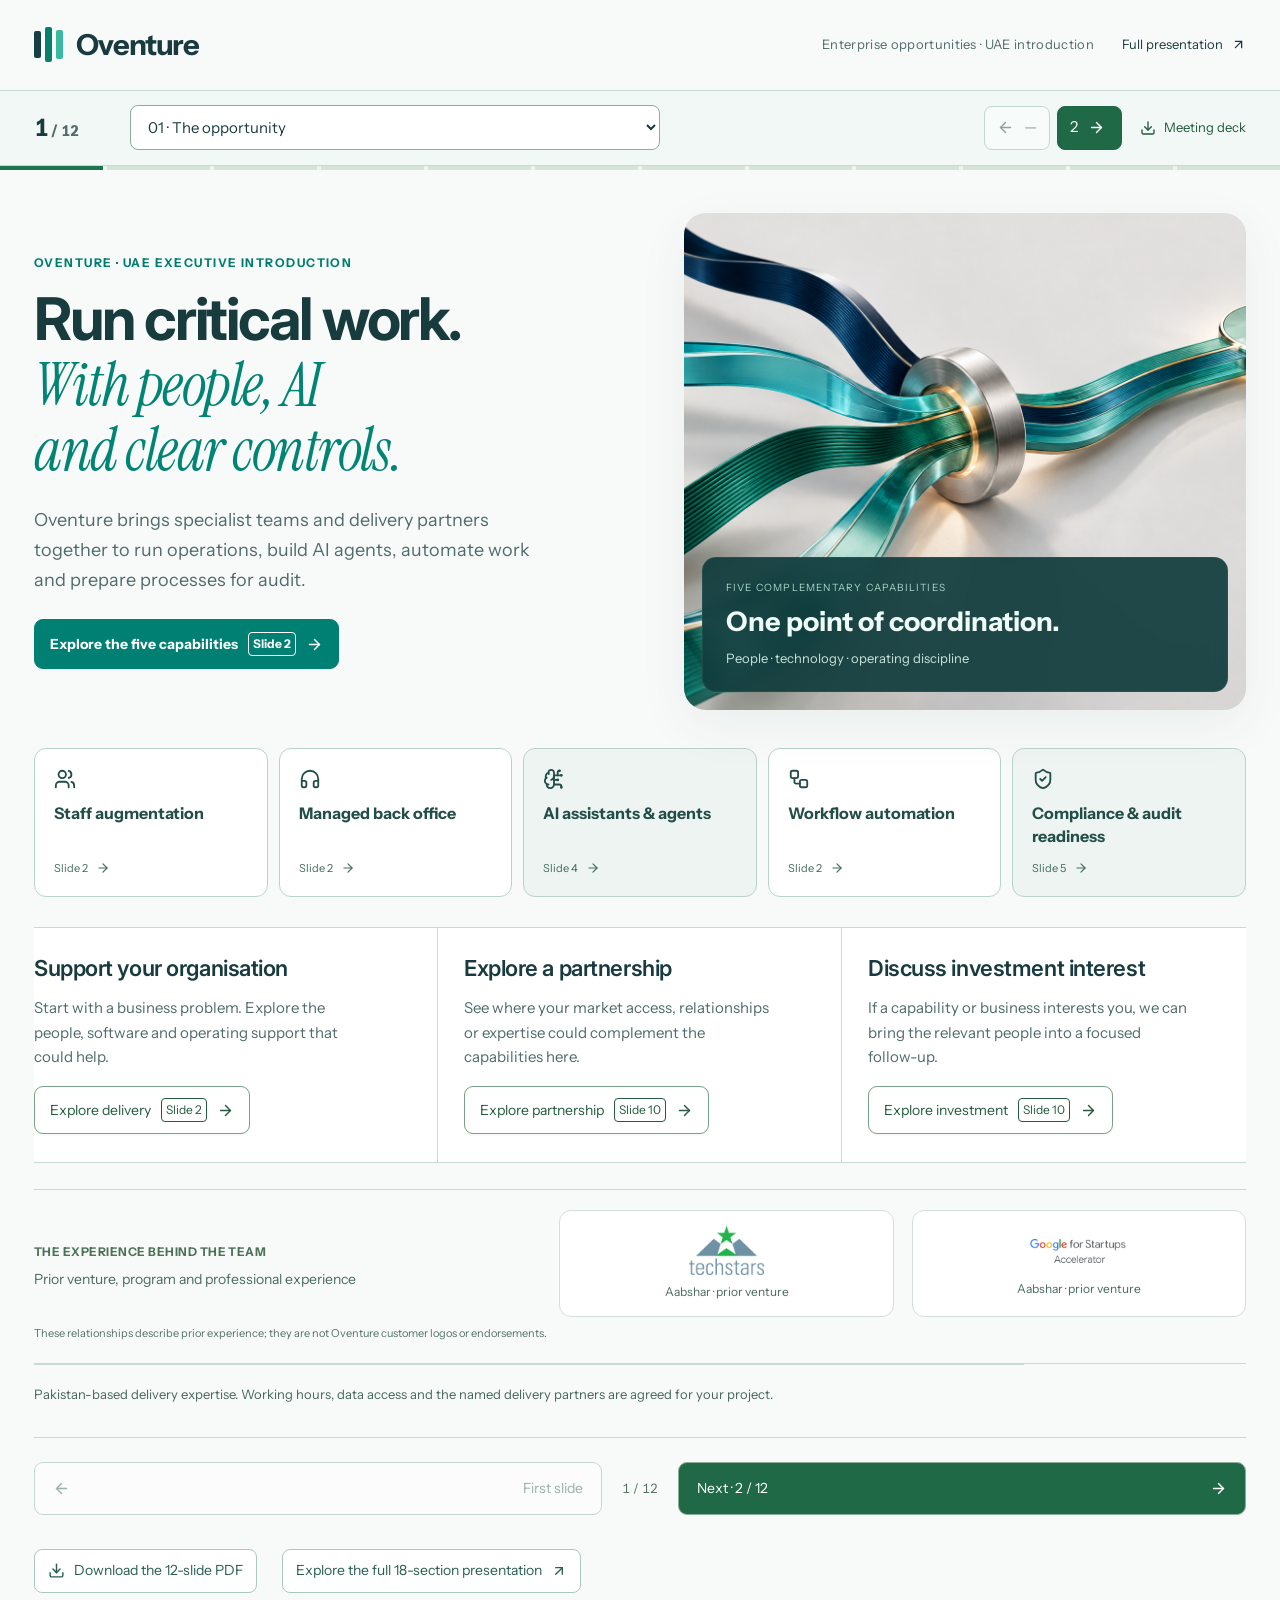
<file: enterprise/index.html>
<!DOCTYPE html><html lang="en"><head><meta charSet="utf-8"/><meta name="viewport" content="width=device-width, initial-scale=1"/><link rel="stylesheet" href="/_next/static/css/index.Dn4U62f8.css" data-rsc-css-href="/_next/static/css/index.Dn4U62f8.css" data-precedence="vite-rsc/importer-resources"/><link rel="stylesheet" href="/_next/static/css/page.BjKg9ypD.css" data-rsc-css-href="/_next/static/css/page.BjKg9ypD.css" data-precedence="vite-rsc/importer-resources"/><link rel="modulepreload" fetchPriority="low" href="/_next/static/chunks/index-BNPuOpZ6.js"/><script src="/_next/static/chunks/rolldown-runtime-QTnfLwEv.js" type="module" async=""></script><script src="/_next/static/chunks/vinext-4IDK4XAP.js" type="module" async=""></script><script src="/_next/static/chunks/framework-JGc2HF7T.js" type="module" async=""></script><link rel="modulepreload" href="/_next/static/chunks/layout-segment-context-BEb-h63f.js" crossorigin=""/><link rel="modulepreload" href="/_next/static/chunks/tooltip-B6QYj0xQ.js" crossorigin=""/><link rel="modulepreload" href="/_next/static/chunks/utils-B6L0PrIy.js" crossorigin=""/><link rel="modulepreload" href="/_next/static/chunks/motion-support-CAX1q6Fn.js" crossorigin=""/><link rel="modulepreload" href="/_next/static/chunks/enterprise-deck-CbKwmZEt.js" crossorigin=""/><link rel="modulepreload" href="/_next/static/chunks/credentials-C5LotZqG.js" crossorigin=""/><link rel="modulepreload" href="/_next/static/chunks/query-DugiHe4Q.js" crossorigin=""/><title>Oventure | Explore Enterprise Opportunities</title><meta name="description" content="Explore specialist teams, AI agents, workflow automation and SOP-driven audit readiness. Start a conversation about a client project, partnership or investment interest."/><meta property="og:title" content="Explore opportunities with Oventure"/><meta property="og:description" content="Five capabilities. Start with what interests you, then meet the right people."/><meta property="og:url" content="https://alikhursheed.github.io/oventure/enterprise"/><meta name="twitter:card" content="summary"/><meta name="twitter:title" content="Explore opportunities with Oventure"/><meta name="twitter:description" content="Five capabilities. Start with what interests you, then meet the right people."/><link rel="icon" href="/favicon.svg" type="image/svg+xml"/><script>Object.assign(((self[Symbol.for("vinext.navigationRuntime")]??={bootstrap:{routeManifest:null},functions:{}}).bootstrap.rsc??={rsc:[]}),{params:{},nav:{"pathname":"/enterprise","searchParams":[]}})</script><link rel="modulepreload" href="/_next/static/chunks/index-BNPuOpZ6.js" />
</head><body><main class="enterprise-deck"><header class="ed-header"><a href="/enterprise" class="ed-brand" aria-label="Oventure enterprise overview"><span class="ed-brand-mark" aria-hidden="true"><i></i><i></i><i></i></span>Oventure</a><span class="ed-edition">Enterprise opportunities · UAE introduction</span><a class="ed-full" href="/" target="_blank" rel="noreferrer">Full presentation <svg xmlns="http://www.w3.org/2000/svg" width="15" height="15" viewBox="0 0 24 24" fill="none" stroke="currentColor" stroke-width="2" stroke-linecap="round" stroke-linejoin="round" class="lucide lucide-arrow-up-right" aria-hidden="true"><path d="M7 7h10v10"></path><path d="M7 17 17 7"></path></svg><span class="sr-only"> in a new tab</span></a></header><nav class="ed-nav" aria-label="Executive presentation navigation"><span class="ed-count">1<small> / <!-- -->12</small></span><label class="sr-only" for="ed-directory">Explore the executive presentation</label><select id="ed-directory"><option value="0" selected="">01<!-- --> · <!-- -->The opportunity</option><option value="1">02<!-- --> · <!-- -->Five capabilities</option><option value="2">03<!-- --> · <!-- -->Example: supplier onboarding</option><option value="3">04<!-- --> · <!-- -->AI agents &amp; contextual AI</option><option value="4">05<!-- --> · <!-- -->Compliance &amp; audit readiness</option><option value="5">06<!-- --> · <!-- -->See an approval gate</option><option value="6">07<!-- --> · <!-- -->Enterprise &amp; bank fit</option><option value="7">08<!-- --> · <!-- -->Experience to inspect</option><option value="8">09<!-- --> · <!-- -->A first engagement</option><option value="9">10<!-- --> · <!-- -->Explore opportunities</option><option value="10">11<!-- --> · <!-- -->A focused follow-up</option><option value="11">12<!-- --> · <!-- -->The next conversation</option></select><div class="ed-nav-arrows"><button type="button" disabled="" aria-label="First slide"><svg xmlns="http://www.w3.org/2000/svg" width="17" height="17" viewBox="0 0 24 24" fill="none" stroke="currentColor" stroke-width="2" stroke-linecap="round" stroke-linejoin="round" class="lucide lucide-arrow-left" aria-hidden="true"><path d="m12 19-7-7 7-7"></path><path d="M19 12H5"></path></svg><span>—</span></button><button type="button" aria-label="Next: slide 2, Five capabilities"><span>2</span><svg xmlns="http://www.w3.org/2000/svg" width="17" height="17" viewBox="0 0 24 24" fill="none" stroke="currentColor" stroke-width="2" stroke-linecap="round" stroke-linejoin="round" class="lucide lucide-arrow-right" aria-hidden="true"><path d="M5 12h14"></path><path d="m12 5 7 7-7 7"></path></svg></button></div><a class="ed-download" href="/Oventure-Enterprise-Deck.pdf" download=""><svg xmlns="http://www.w3.org/2000/svg" width="16" height="16" viewBox="0 0 24 24" fill="none" stroke="currentColor" stroke-width="2" stroke-linecap="round" stroke-linejoin="round" class="lucide lucide-download" aria-hidden="true"><path d="M12 15V3"></path><path d="M21 15v4a2 2 0 0 1-2 2H5a2 2 0 0 1-2-2v-4"></path><path d="m7 10 5 5 5-5"></path></svg>Meeting deck</a></nav><div class="ed-progress" aria-hidden="true"><span data-current="true" data-past="false"></span><span data-current="false" data-past="false"></span><span data-current="false" data-past="false"></span><span data-current="false" data-past="false"></span><span data-current="false" data-past="false"></span><span data-current="false" data-past="false"></span><span data-current="false" data-past="false"></span><span data-current="false" data-past="false"></span><span data-current="false" data-past="false"></span><span data-current="false" data-past="false"></span><span data-current="false" data-past="false"></span><span data-current="false" data-past="false"></span></div><section class="ed-slide ed-overview" aria-labelledby="ed-title"><div class="ed-cover"><div class="ed-heading"><p class="ed-kicker">OVENTURE · UAE EXECUTIVE INTRODUCTION</p><h1 tabindex="-1" id="ed-title">Run critical work.<br/><em> With people, AI<br/> and clear controls.</em></h1><p class="ed-lead">Oventure brings specialist teams and delivery partners together to run operations, build AI agents, automate work and prepare processes for audit.</p><button type="button" class="ed-button ed-primary" id="base-ui-_R_fh69i_" data-base-ui-tooltip-trigger="" data-slot="tooltip-trigger" aria-description="Go to slide 2: Five capabilities">Explore the five capabilities<span class="ed-jump-number" aria-hidden="true">Slide <!-- -->2</span><svg xmlns="http://www.w3.org/2000/svg" width="17" height="17" viewBox="0 0 24 24" fill="none" stroke="currentColor" stroke-width="2" stroke-linecap="round" stroke-linejoin="round" class="lucide lucide-arrow-right" aria-hidden="true"><path d="M5 12h14"></path><path d="m12 5 7 7-7 7"></path></svg></button></div><div class="ed-cover-art"><img src="/assets/coordination.png" alt="Five streams of expertise brought together through one point of coordination" width="1536" height="1024" loading="eager" fetchPriority="high" decoding="async" data-nimg="1"/><div><span>FIVE COMPLEMENTARY CAPABILITIES</span><strong>One point of coordination.</strong><small>People · technology · operating discipline</small></div></div></div><div class="ed-offer-directory" aria-label="Five Oventure offers"><button type="button" id="base-ui-_R_f5a9i_" data-base-ui-tooltip-trigger="" data-slot="tooltip-trigger" aria-description="Go to slide 2: Five capabilities"><svg xmlns="http://www.w3.org/2000/svg" width="22" height="22" viewBox="0 0 24 24" fill="none" stroke="currentColor" stroke-width="2" stroke-linecap="round" stroke-linejoin="round" class="lucide lucide-users" aria-hidden="true"><path d="M16 21v-2a4 4 0 0 0-4-4H6a4 4 0 0 0-4 4v2"></path><path d="M16 3.128a4 4 0 0 1 0 7.744"></path><path d="M22 21v-2a4 4 0 0 0-3-3.87"></path><circle cx="9" cy="7" r="4"></circle></svg><strong>Staff augmentation</strong><span>Slide <!-- -->2<!-- --> <svg xmlns="http://www.w3.org/2000/svg" width="14" height="14" viewBox="0 0 24 24" fill="none" stroke="currentColor" stroke-width="2" stroke-linecap="round" stroke-linejoin="round" class="lucide lucide-arrow-right" aria-hidden="true"><path d="M5 12h14"></path><path d="m12 5 7 7-7 7"></path></svg></span></button><button type="button" id="base-ui-_R_f9a9i_" data-base-ui-tooltip-trigger="" data-slot="tooltip-trigger" aria-description="Go to slide 2: Five capabilities"><svg xmlns="http://www.w3.org/2000/svg" width="22" height="22" viewBox="0 0 24 24" fill="none" stroke="currentColor" stroke-width="2" stroke-linecap="round" stroke-linejoin="round" class="lucide lucide-headphones" aria-hidden="true"><path d="M3 14h3a2 2 0 0 1 2 2v3a2 2 0 0 1-2 2H5a2 2 0 0 1-2-2v-7a9 9 0 0 1 18 0v7a2 2 0 0 1-2 2h-1a2 2 0 0 1-2-2v-3a2 2 0 0 1 2-2h3"></path></svg><strong>Managed back office</strong><span>Slide <!-- -->2<!-- --> <svg xmlns="http://www.w3.org/2000/svg" width="14" height="14" viewBox="0 0 24 24" fill="none" stroke="currentColor" stroke-width="2" stroke-linecap="round" stroke-linejoin="round" class="lucide lucide-arrow-right" aria-hidden="true"><path d="M5 12h14"></path><path d="m12 5 7 7-7 7"></path></svg></span></button><button type="button" id="base-ui-_R_fda9i_" data-base-ui-tooltip-trigger="" data-slot="tooltip-trigger" aria-description="Go to slide 4: AI agents &amp; contextual AI"><svg xmlns="http://www.w3.org/2000/svg" width="22" height="22" viewBox="0 0 24 24" fill="none" stroke="currentColor" stroke-width="2" stroke-linecap="round" stroke-linejoin="round" class="lucide lucide-brain-circuit" aria-hidden="true"><path d="M12 5a3 3 0 1 0-5.997.125 4 4 0 0 0-2.526 5.77 4 4 0 0 0 .556 6.588A4 4 0 1 0 12 18Z"></path><path d="M9 13a4.5 4.5 0 0 0 3-4"></path><path d="M6.003 5.125A3 3 0 0 0 6.401 6.5"></path><path d="M3.477 10.896a4 4 0 0 1 .585-.396"></path><path d="M6 18a4 4 0 0 1-1.967-.516"></path><path d="M12 13h4"></path><path d="M12 18h6a2 2 0 0 1 2 2v1"></path><path d="M12 8h8"></path><path d="M16 8V5a2 2 0 0 1 2-2"></path><circle cx="16" cy="13" r=".5"></circle><circle cx="18" cy="3" r=".5"></circle><circle cx="20" cy="21" r=".5"></circle><circle cx="20" cy="8" r=".5"></circle></svg><strong>AI assistants &amp; agents</strong><span>Slide <!-- -->4<!-- --> <svg xmlns="http://www.w3.org/2000/svg" width="14" height="14" viewBox="0 0 24 24" fill="none" stroke="currentColor" stroke-width="2" stroke-linecap="round" stroke-linejoin="round" class="lucide lucide-arrow-right" aria-hidden="true"><path d="M5 12h14"></path><path d="m12 5 7 7-7 7"></path></svg></span></button><button type="button" id="base-ui-_R_fha9i_" data-base-ui-tooltip-trigger="" data-slot="tooltip-trigger" aria-description="Go to slide 2: Five capabilities"><svg xmlns="http://www.w3.org/2000/svg" width="22" height="22" viewBox="0 0 24 24" fill="none" stroke="currentColor" stroke-width="2" stroke-linecap="round" stroke-linejoin="round" class="lucide lucide-workflow" aria-hidden="true"><rect width="8" height="8" x="3" y="3" rx="2"></rect><path d="M7 11v4a2 2 0 0 0 2 2h4"></path><rect width="8" height="8" x="13" y="13" rx="2"></rect></svg><strong>Workflow automation</strong><span>Slide <!-- -->2<!-- --> <svg xmlns="http://www.w3.org/2000/svg" width="14" height="14" viewBox="0 0 24 24" fill="none" stroke="currentColor" stroke-width="2" stroke-linecap="round" stroke-linejoin="round" class="lucide lucide-arrow-right" aria-hidden="true"><path d="M5 12h14"></path><path d="m12 5 7 7-7 7"></path></svg></span></button><button type="button" id="base-ui-_R_fla9i_" data-base-ui-tooltip-trigger="" data-slot="tooltip-trigger" aria-description="Go to slide 5: Compliance &amp; audit readiness"><svg xmlns="http://www.w3.org/2000/svg" width="22" height="22" viewBox="0 0 24 24" fill="none" stroke="currentColor" stroke-width="2" stroke-linecap="round" stroke-linejoin="round" class="lucide lucide-shield-check" aria-hidden="true"><path d="M20 13c0 5-3.5 7.5-7.66 8.95a1 1 0 0 1-.67-.01C7.5 20.5 4 18 4 13V6a1 1 0 0 1 1-1c2 0 4.5-1.2 6.24-2.72a1.17 1.17 0 0 1 1.52 0C14.51 3.81 17 5 19 5a1 1 0 0 1 1 1z"></path><path d="m9 12 2 2 4-4"></path></svg><strong>Compliance &amp; audit readiness</strong><span>Slide <!-- -->5<!-- --> <svg xmlns="http://www.w3.org/2000/svg" width="14" height="14" viewBox="0 0 24 24" fill="none" stroke="currentColor" stroke-width="2" stroke-linecap="round" stroke-linejoin="round" class="lucide lucide-arrow-right" aria-hidden="true"><path d="M5 12h14"></path><path d="m12 5 7 7-7 7"></path></svg></span></button></div><div class="ed-entry-grid"><article><h2>Support your organisation</h2><p>Start with a business problem. Explore the people, software and operating support that could help.</p><button type="button" class="ed-button" id="base-ui-_R_vma9i_" data-base-ui-tooltip-trigger="" data-slot="tooltip-trigger" aria-description="Go to slide 2: Five capabilities">Explore delivery<span class="ed-jump-number" aria-hidden="true">Slide <!-- -->2</span><svg xmlns="http://www.w3.org/2000/svg" width="17" height="17" viewBox="0 0 24 24" fill="none" stroke="currentColor" stroke-width="2" stroke-linecap="round" stroke-linejoin="round" class="lucide lucide-arrow-right" aria-hidden="true"><path d="M5 12h14"></path><path d="m12 5 7 7-7 7"></path></svg></button></article><article><h2>Explore a partnership</h2><p>See where your market access, relationships or expertise could complement the capabilities here.</p><button type="button" class="ed-button" id="base-ui-_R_vqa9i_" data-base-ui-tooltip-trigger="" data-slot="tooltip-trigger" aria-description="Go to slide 10: Explore opportunities">Explore partnership<span class="ed-jump-number" aria-hidden="true">Slide <!-- -->10</span><svg xmlns="http://www.w3.org/2000/svg" width="17" height="17" viewBox="0 0 24 24" fill="none" stroke="currentColor" stroke-width="2" stroke-linecap="round" stroke-linejoin="round" class="lucide lucide-arrow-right" aria-hidden="true"><path d="M5 12h14"></path><path d="m12 5 7 7-7 7"></path></svg></button></article><article><h2>Discuss investment interest</h2><p>If a capability or business interests you, we can bring the relevant people into a focused follow-up.</p><button type="button" class="ed-button" id="base-ui-_R_vua9i_" data-base-ui-tooltip-trigger="" data-slot="tooltip-trigger" aria-description="Go to slide 10: Explore opportunities">Explore investment<span class="ed-jump-number" aria-hidden="true">Slide <!-- -->10</span><svg xmlns="http://www.w3.org/2000/svg" width="17" height="17" viewBox="0 0 24 24" fill="none" stroke="currentColor" stroke-width="2" stroke-linecap="round" stroke-linejoin="round" class="lucide lucide-arrow-right" aria-hidden="true"><path d="M5 12h14"></path><path d="m12 5 7 7-7 7"></path></svg></button></article></div><div class="ed-experience-logos ed-logos-compact"><div><span class="ed-mini">THE EXPERIENCE BEHIND THE TEAM</span><p>Prior venture, program and professional experience</p></div><div class="ed-logo-grid"><a href="https://www.techstars.com/blog/program-news/techstars-watertech-and-sustainability-accelerator-unveils-its-fall-2024" target="_blank" rel="noreferrer" aria-label="Techstars: view prior startup program source"><img src="/assets/credentials/display/techstars.png" alt="Techstars" width="180" height="64" loading="lazy" decoding="async" data-nimg="1"/><span>Aabshar · prior venture</span></a><a href="/evidence/network-credentials.txt" target="_blank" rel="noreferrer" aria-label="Google for Startups: view prior startup program source"><img src="/assets/credentials/display/google-for-startups.png" alt="Google for Startups" width="180" height="64" loading="lazy" decoding="async" data-nimg="1"/><span>Aabshar · prior venture</span></a></div><small>These relationships describe prior experience; they are not Oventure customer logos or endorsements.</small></div><p class="ed-note">Pakistan-based delivery expertise. Working hours, data access and the named delivery partners are agreed for your project.</p></section><footer class="ed-footer"><button type="button" disabled=""><svg xmlns="http://www.w3.org/2000/svg" width="17" height="17" viewBox="0 0 24 24" fill="none" stroke="currentColor" stroke-width="2" stroke-linecap="round" stroke-linejoin="round" class="lucide lucide-arrow-left" aria-hidden="true"><path d="m12 19-7-7 7-7"></path><path d="M19 12H5"></path></svg><span>First slide</span></button><span>1<!-- --> / <!-- -->12</span><button type="button"><span>Next · 2 / 12</span><svg xmlns="http://www.w3.org/2000/svg" width="17" height="17" viewBox="0 0 24 24" fill="none" stroke="currentColor" stroke-width="2" stroke-linecap="round" stroke-linejoin="round" class="lucide lucide-arrow-right" aria-hidden="true"><path d="M5 12h14"></path><path d="m12 5 7 7-7 7"></path></svg></button></footer><div class="ed-global-download"><a href="/Oventure-Enterprise-Deck.pdf" download=""><svg xmlns="http://www.w3.org/2000/svg" width="17" height="17" viewBox="0 0 24 24" fill="none" stroke="currentColor" stroke-width="2" stroke-linecap="round" stroke-linejoin="round" class="lucide lucide-download" aria-hidden="true"><path d="M12 15V3"></path><path d="M21 15v4a2 2 0 0 1-2 2H5a2 2 0 0 1-2-2v-4"></path><path d="m7 10 5 5 5-5"></path></svg>Download the 12-slide PDF</a><a href="/" target="_blank" rel="noreferrer">Explore the full 18-section presentation <svg xmlns="http://www.w3.org/2000/svg" width="16" height="16" viewBox="0 0 24 24" fill="none" stroke="currentColor" stroke-width="2" stroke-linecap="round" stroke-linejoin="round" class="lucide lucide-arrow-up-right" aria-hidden="true"><path d="M7 7h10v10"></path><path d="M7 17 17 7"></path></svg></a></div></main><script type="module" src="/_next/static/chunks/index-BNPuOpZ6.js" id="_R_" async=""></script><script>((self[Symbol.for("vinext.navigationRuntime")]??={bootstrap:{routeManifest:null},functions:{}}).bootstrap.rsc??={rsc:[]}).rsc.push("0:{\"page:/enterprise\":\"$L1\",\"layout:/\":\"$L2\",\"route:/enterprise\":\"$L3\",\"__route\":\"route:/enterprise\",\"__interceptionContext\":null,\"__layoutIds\":[\"layout:/\"],\"__rootLayout\":\"/\",\"__bfcacheSegmentIdentities\":{\"layout:/\":\"[\\\"layout\\\",\\\"layout:/\\\",\\\"root-boundary:/\\\",\\\"\\\"]\",\"page:/enterprise\":\"[\\\"page\\\",\\\"page:/enterprise\\\",\\\"root-boundary:/\\\",\\\"[\\\\\\\"enterprise\\\\\\\"]\\\"]\"},\"__srcPage\":[\"enterprise\",\"page\"],\"__layoutFlags\":{\"layout:/\":\"s\"},\"__artifactCompatibility\":{\"schemaVersion\":1,\"graphVersion\":\"app-route-graph:4388e1377c46eb68\",\"deploymentVersion\":\"3d5845d9-de11-44e2-bd46-96c3675b3674\",\"appElementsSchemaVersion\":1,\"rscPayloadSchemaVersion\":1,\"rootBoundaryId\":\"/\",\"renderEpoch\":null},\"__dynamicStaleTime\":0}\n")</script><script>((self[Symbol.for("vinext.navigationRuntime")]??={bootstrap:{routeManifest:null},functions:{}}).bootstrap.rsc??={rsc:[]}).rsc.push("4:I[\"943378a021ef\",[],\"TooltipProvider\",1]\n")</script><script>((self[Symbol.for("vinext.navigationRuntime")]??={bootstrap:{routeManifest:null},functions:{}}).bootstrap.rsc??={rsc:[]}).rsc.push("5:I[\"16b526866ced\",[],\"MotionProvider\",1]\n")</script><script>((self[Symbol.for("vinext.navigationRuntime")]??={bootstrap:{routeManifest:null},functions:{}}).bootstrap.rsc??={rsc:[]}).rsc.push("6:I[\"8c0f216c4604\",[],\"Children\",1]\n")</script><script>((self[Symbol.for("vinext.navigationRuntime")]??={bootstrap:{routeManifest:null},functions:{}}).bootstrap.rsc??={rsc:[]}).rsc.push("7:I[\"593f344dc510\",[],\"GlobalErrorBoundary\",1]\n")</script><script>((self[Symbol.for("vinext.navigationRuntime")]??={bootstrap:{routeManifest:null},functions:{}}).bootstrap.rsc??={rsc:[]}).rsc.push("8:I[\"0b874ad30386\",[],\"default\",1]\n")</script><script>((self[Symbol.for("vinext.navigationRuntime")]??={bootstrap:{routeManifest:null},functions:{}}).bootstrap.rsc??={rsc:[]}).rsc.push("9:I[\"593f344dc510\",[],\"ErrorBoundary\",1]\n")</script><script>((self[Symbol.for("vinext.navigationRuntime")]??={bootstrap:{routeManifest:null},functions:{}}).bootstrap.rsc??={rsc:[]}).rsc.push("a:I[\"15c18cfaeeff\",[],\"LayoutSegmentProvider\",1]\n")</script><script>((self[Symbol.for("vinext.navigationRuntime")]??={bootstrap:{routeManifest:null},functions:{}}).bootstrap.rsc??={rsc:[]}).rsc.push("b:I[\"8c0f216c4604\",[],\"Slot\",1]\n")</script><script>((self[Symbol.for("vinext.navigationRuntime")]??={bootstrap:{routeManifest:null},functions:{}}).bootstrap.rsc??={rsc:[]}).rsc.push("c:I[\"593f344dc510\",[],\"NotFoundBoundary\",1]\n")</script><script>((self[Symbol.for("vinext.navigationRuntime")]??={bootstrap:{routeManifest:null},functions:{}}).bootstrap.rsc??={rsc:[]}).rsc.push("d:I[\"9276801271d6\",[],\"AppRouterScrollTarget\",1]\n")</script><script>((self[Symbol.for("vinext.navigationRuntime")]??={bootstrap:{routeManifest:null},functions:{}}).bootstrap.rsc??={rsc:[]}).rsc.push("e:I[\"593f344dc510\",[],\"RedirectBoundary\",1]\n")</script><script>((self[Symbol.for("vinext.navigationRuntime")]??={bootstrap:{routeManifest:null},functions:{}}).bootstrap.rsc??={rsc:[]}).rsc.push(":HL[\"/_next/static/css/index.Dn4U62f8.css\",\"style\"     ]\n")</script><script>((self[Symbol.for("vinext.navigationRuntime")]??={bootstrap:{routeManifest:null},functions:{}}).bootstrap.rsc??={rsc:[]}).rsc.push("2:[[[\"$\",\"link\",\"css:/_next/static/css/index.Dn4U62f8.css\",{\"rel\":\"stylesheet\",\"precedence\":\"vite-rsc/importer-resources\",\"href\":\"/_next/static/css/index.Dn4U62f8.css\",\"data-rsc-css-href\":\"/_next/static/css/index.Dn4U62f8.css\"}],\"$undefined\"],[\"$\",\"html\",null,{\"lang\":\"en\",\"children\":[\"$\",\"body\",null,{\"children\":[\"$\",\"$L4\",null,{\"delay\":150,\"children\":[\"$\",\"$L5\",null,{\"children\":[\"$\",\"$L6\",null,{}]}]}]}]}]]\n")</script><script>((self[Symbol.for("vinext.navigationRuntime")]??={bootstrap:{routeManifest:null},functions:{}}).bootstrap.rsc??={rsc:[]}).rsc.push("3:[[[\"$\",\"meta\",null,{\"charSet\":\"utf-8\"}],[[\"$\",\"title\",\"0\",{\"children\":\"Oventure | Explore Enterprise Opportunities\"}],[\"$\",\"meta\",\"1\",{\"name\":\"description\",\"content\":\"Explore specialist teams, AI agents, workflow automation and SOP-driven audit readiness. Start a conversation about a client project, partnership or investment interest.\"}],[\"$\",\"meta\",\"2\",{\"property\":\"og:title\",\"content\":\"Explore opportunities with Oventure\"}],[\"$\",\"meta\",\"3\",{\"property\":\"og:description\",\"content\":\"Five capabilities. Start with what interests you, then meet the right people.\"}],[\"$\",\"meta\",\"4\",{\"property\":\"og:url\",\"content\":\"https://alikhursheed.github.io/oventure/enterprise\"}],[\"$\",\"meta\",\"5\",{\"name\":\"twitter:card\",\"content\":\"summary\"}],[\"$\",\"meta\",\"6\",{\"name\":\"twitter:title\",\"content\":\"Explore opportunities with Oventure\"}],[\"$\",\"meta\",\"7\",{\"name\":\"twitter:description\",\"content\":\"Five capabilities. Start with what interests you, then meet the right people.\"}],[\"$\",\"link\",\"8\",{\"data-vinext-streamed-icon\":\"$undefined\",\"rel\":\"icon\",\"href\":\"/favicon.svg\",\"type\":\"image/svg+xml\",\"sizes\":\"$undefined\",\"color\":\"$undefined\",\"media\":\"$undefined\",\"fetchPriority\":\"$undefined\"}]],[[\"$\",\"meta\",\"0\",{\"name\":\"viewport\",\"content\":\"width=device-width, initial-scale=1\"}]]],[\"$\",\"$L7\",null,{\"fallback\":\"$8\",\"children\":[\"$\",\"$L9\",null,{\"fallback\":\"$8\",\"children\":[\"$\",\"$La\",null,{\"providerId\":\"layout:/\",\"segmentMap\":{\"children\":[\"enterprise\"]},\"children\":[\"$\",\"$Lb\",null,{\"id\":\"layout:/\",\"parallelSlots\":\"$undefined\",\"children\":[\"$\",\"$Lc\",null,{\"resetKey\":\"enterprise\",\"fallback\":[[\"$\",\"title\",null,{\"children\":\"404: This page could not be found.\"}],[\"$\",\"div\",null,{\"style\":{\"fontFamily\":\"system-ui,\\\"Segoe UI\\\",Roboto,Helvetica,Arial,sans-serif,\\\"Apple Color Emoji\\\",\\\"Segoe UI Emoji\\\"\",\"height\":\"100vh\",\"textAlign\":\"center\",\"display\":\"flex\",\"flexDirection\":\"column\",\"alignItems\":\"center\",\"justifyContent\":\"center\"},\"children\":[\"$\",\"div\",null,{\"children\":[[\"$\",\"style\",null,{\"dangerouslySetInnerHTML\":{\"__html\":\"body{color:#000;background:#fff;margin:0}.next-error-h1{border-right:1px solid rgba(0,0,0,.3)}@media (prefers-color-scheme:dark){body{color:#fff;background:#000}.next-error-h1{border-right:1px solid rgba(255,255,255,.3)}}\"}}],[\"$\",\"h1\",null,{\"className\":\"next-error-h1\",\"style\":{\"display\":\"inline-block\",\"margin\":\"0 20px 0 0\",\"padding\":\"0 23px 0 0\",\"fontSize\":24,\"fontWeight\":500,\"verticalAlign\":\"top\",\"lineHeight\":\"49px\"},\"children\":404}],[\"$\",\"div\",null,{\"style\":{\"display\":\"inline-block\"},\"children\":[\"$\",\"h2\",null,{\"style\":{\"fontSize\":14,\"fontWeight\":400,\"lineHeight\":\"49px\",\"margin\":0},\"children\":\"This page could not be found.\"}]}]]}]}]],\"children\":[\"$\",\"$Ld\",null,{\"children\":[\"$\",\"$Le\",null,{\"children\":[[\"$\",\"$La\",null,{\"providerId\":\"page:/enterprise\",\"segmentMap\":{\"children\":[\"__PAGE__\"]},\"children\":[\"$\",\"$Lb\",null,{\"id\":\"page:/enterprise\"}]}],null]}]}]}]}]}]}]}],null,null]\n")</script><script>((self[Symbol.for("vinext.navigationRuntime")]??={bootstrap:{routeManifest:null},functions:{}}).bootstrap.rsc??={rsc:[]}).rsc.push("f:I[\"3079813287b0\",[],\"default\",1]\n")</script><script>((self[Symbol.for("vinext.navigationRuntime")]??={bootstrap:{routeManifest:null},functions:{}}).bootstrap.rsc??={rsc:[]}).rsc.push(":HL[\"/_next/static/css/page.BjKg9ypD.css\",\"style\"     ]\n")</script><script>((self[Symbol.for("vinext.navigationRuntime")]??={bootstrap:{routeManifest:null},functions:{}}).bootstrap.rsc??={rsc:[]}).rsc.push("1:[[[\"$\",\"link\",\"css:/_next/static/css/page.BjKg9ypD.css\",{\"rel\":\"stylesheet\",\"precedence\":\"vite-rsc/importer-resources\",\"href\":\"/_next/static/css/page.BjKg9ypD.css\",\"data-rsc-css-href\":\"/_next/static/css/page.BjKg9ypD.css\"}],\"$undefined\"],[\"$\",\"$Lf\",null,{}]]\n")</script><script>Object.assign(((self[Symbol.for("vinext.navigationRuntime")]??={bootstrap:{routeManifest:null},functions:{}}).bootstrap.rsc??={rsc:[]}),{"initialCacheKind":"static"});((self[Symbol.for("vinext.navigationRuntime")]??={bootstrap:{routeManifest:null},functions:{}}).bootstrap.rsc??={rsc:[]}).done=true</script></body></html>
</file>
<file: _next/static/css/page.BjKg9ypD.css>
.enterprise-deck{--ed-ink:#163f37;--ed-muted:#49685e;--ed-line:#bfd4ca;color:var(--ed-ink);min-height:100dvh;font-family:var(--type-ui),Arial,sans-serif;background:#f6f9f7}.enterprise-deck *{box-sizing:border-box}.enterprise-deck h1,.enterprise-deck h2,.enterprise-deck p{margin-top:0}.enterprise-deck button,.enterprise-deck a,.enterprise-deck select{font:inherit}.enterprise-deck button:disabled{opacity:.45;cursor:default;filter:none}.enterprise-deck button:not(:disabled),.enterprise-deck select,.enterprise-deck summary{cursor:pointer}:is(.enterprise-deck button:focus-visible,.enterprise-deck a:focus-visible,.enterprise-deck select:focus-visible,.enterprise-deck input:focus-visible,.enterprise-deck summary:focus-visible){outline-offset:3px;outline:3px solid #3c9168}.enterprise-deck h1:focus{outline:none}.ed-header{align-items:center;gap:28px;max-width:1280px;margin:auto;padding:22px 34px;display:flex}.ed-brand{color:var(--ed-ink);align-items:center;gap:13px;font-weight:700;text-decoration:none;display:flex;font-size:29px!important}.ed-brand-mark{align-items:center;gap:4px;height:33px;display:flex}.ed-brand-mark i{background:#087f6d;border-radius:2px;width:7px;height:25px;display:block;transform:skewY(-15deg)}.ed-brand-mark i:nth-child(2){height:35px}.ed-brand-mark i:last-child{background:#38b9a0}.ed-edition{color:var(--ed-muted);margin-left:auto;font-size:13px}.ed-full{color:var(--ed-ink);align-items:center;gap:8px;display:flex;font-size:13px!important}.ed-nav{z-index:20;border-block:1px solid var(--ed-line);background:#edf4ef;align-items:center;gap:18px;min-height:76px;padding:13px max(24px,50vw - 606px);display:flex;position:sticky;top:0}.ed-count{font-variant-numeric:tabular-nums;min-width:78px;font-size:24px;font-weight:600}.ed-count small{color:var(--ed-muted);font-size:15px}.ed-nav select{min-width:0;max-width:530px;min-height:45px;color:var(--ed-ink);background:#fff;border:1px solid #89ae9b;border-radius:8px;flex:1;padding:9px 40px 9px 13px;font-size:15px}.ed-nav-arrows{gap:7px;margin-left:auto;display:flex}.ed-nav-arrows button{color:var(--ed-ink);background:#fff;border:1px solid #89ae9b;border-radius:8px;align-items:center;gap:10px;min-width:65px;height:44px;padding:8px 12px;display:flex}.ed-nav-arrows button:last-child:not(:disabled){color:#fff;background:#206947;border-color:#206947}.ed-download{color:#22583c;align-items:center;gap:8px;min-height:44px;display:flex;font-size:13px!important}.ed-progress{background:#edf4ef;grid-template-columns:repeat(12,1fr);gap:4px;height:4px;display:grid}.ed-progress span{background:#d4e4da}.ed-progress span[data-current=true]{background:#1b7551}.ed-progress span[data-past=true]{background:#92bda6}.ed-slide{max-width:1280px;min-height:620px;margin:auto;padding:48px 34px 32px}.ed-heading{max-width:1000px;margin-bottom:32px}.ed-kicker{letter-spacing:.09em;color:#286f4b;margin-bottom:15px;font-size:12px;font-weight:650}.ed-slide h1{letter-spacing:-.035em;color:#183f33;max-width:26ch;margin-bottom:19px;font-size:clamp(32px,3.2vw,47px);font-weight:600;line-height:1.12}.ed-lead{max-width:82ch;color:var(--ed-muted);margin-bottom:0;font-size:18px;line-height:1.65}.ed-slide h2{letter-spacing:-.02em;color:var(--ed-ink);margin-bottom:13px;font-size:23px;font-weight:600;line-height:1.3}.ed-slide p{font-size:16px;line-height:1.7}.ed-note{border-top:1px solid var(--ed-line);color:#466659;max-width:110ch;margin:26px 0 0;padding-top:18px;font-size:13px!important;line-height:1.7!important}.ed-button{color:#245b3f;white-space:normal;text-align:left;background:#fff;border:1px solid #76a087;border-radius:8px;justify-content:center;align-items:center;gap:10px;max-width:100%;min-height:46px;padding:11px 15px;text-decoration:none;display:inline-flex;font-size:14px!important;line-height:1.45!important}.ed-button:hover{color:#193e2b;background:#e1eee5}.ed-button.ed-primary{color:#fff;background:#17684b;border-color:#17684b}.ed-button.ed-primary:hover{background:#104e36}.ed-jump-number{white-space:nowrap;text-align:center;border:1px solid;border-radius:4px;min-width:22px;padding:0 4px;font-size:12px;line-height:22px}.ed-inline-actions{flex-wrap:wrap;align-items:center;gap:15px 24px;margin-top:22px;display:flex}.ed-inline-actions>a{color:#246342;align-items:center;gap:8px;min-height:44px;font-size:14px;display:inline-flex}.ed-inline-actions>span{color:#4c6d5a;font-size:14px}.ed-mini{color:#4d725a;letter-spacing:.04em;font-size:12px;font-weight:600;line-height:1.5}.ed-hub{border:1px solid var(--ed-line);background:#fff;border-radius:16px;grid-template-columns:minmax(0,.8fr) 30px minmax(0,1fr) minmax(0,1fr);align-items:center;gap:24px;padding:28px;display:grid}.ed-hub-intake span,.ed-hub-intake strong{display:block}.ed-hub-intake span{color:var(--ed-muted);margin-bottom:12px;font-size:14px}.ed-hub-intake strong{font-size:25px;line-height:1.25}.ed-hub-arrow{color:#417e5f}.ed-hub-owner{color:#eaf7ed;background:#183f35;border-radius:12px;flex-direction:column;gap:12px;padding:24px;display:flex}.ed-hub-owner>span{letter-spacing:.1em;color:#c8e7d4;font-size:11px}.ed-hub-owner strong{font-size:24px;line-height:1.3}.ed-hub-owner small{color:#cce1d4;font-size:13px;line-height:1.6}.ed-hub-offers{gap:11px;display:grid}.ed-hub-offers>div{color:#315d42;align-items:center;gap:11px;padding:8px 0;font-size:15px;display:flex}.ed-entry-grid{grid-template-columns:repeat(3,minmax(0,1fr));gap:25px;margin-top:30px;display:grid}.ed-entry-grid article{flex-direction:column;align-items:flex-start;display:flex}.ed-entry-grid p{color:var(--ed-muted);margin-bottom:16px;font-size:15px}.ed-entry-grid .ed-button{margin-top:auto}.ed-capability-tabs{grid-template-columns:repeat(5,minmax(0,1fr));gap:10px;display:grid}.ed-capability-tabs button{text-align:left;white-space:normal;border:1px solid var(--ed-line);color:#2f6244;background:#fff;border-radius:9px;align-items:center;gap:9px;min-height:86px;padding:14px 12px;font-size:14px;display:flex}.ed-capability-tabs button svg{flex-shrink:0}.ed-capability-tabs button[aria-selected=true]{color:#fff;background:#206947;border-color:#206947}.ed-cap-detail{background:#fff;border:1px solid #a5c3b2;border-radius:14px;grid-template-columns:1fr 1fr;gap:42px;margin-top:20px;padding:32px;display:grid}.ed-cap-detail h2{margin:13px 0;font-size:31px}.ed-cap-detail p{color:var(--ed-muted);margin:0}.ed-cap-detail dl{gap:22px;margin:0;display:grid}.ed-cap-detail dt{text-transform:uppercase;letter-spacing:.04em;color:#467057;margin-bottom:8px;font-size:12px}.ed-cap-detail dd{color:#234e36;margin:0;font-size:20px;line-height:1.45}.ed-process{grid-template-columns:repeat(5,minmax(0,1fr));gap:16px;margin:0;padding:0;list-style:none;display:grid}.ed-process li{background:#fff;border:1px solid #b7d0bf;border-radius:12px;flex-direction:column;gap:22px;min-height:188px;padding:23px 18px;display:flex;position:relative}.ed-process li:nth-child(3){background:#e2f1e7}.ed-step-number{color:#377858;font-variant-numeric:tabular-nums;font-size:22px;line-height:1.2}.ed-connector{color:#416c50;z-index:1;background:#f6f9f7;border-radius:50%;position:absolute;top:50%;right:-17px}.ed-deliverables{grid-template-columns:1fr 1fr;gap:28px;margin-top:27px;display:grid}.ed-deliverables>div{border-top:2px solid #94bda6;padding-top:23px}.ed-deliverables svg{color:#2f7954;margin-bottom:12px}.ed-deliverables p{color:var(--ed-muted);margin-bottom:0}.ed-commitments{color:#edf8f0;background:#193f34;border-radius:12px;grid-template-columns:repeat(3,minmax(0,1fr));gap:20px;margin-top:28px;padding:25px;display:grid}.ed-commitments strong{font-size:25px;line-height:1.3;display:block}.ed-commitments span{color:#cfe4d7;margin-top:8px;font-size:14px;line-height:1.6;display:block}.ed-card-grid{grid-template-columns:repeat(3,minmax(0,1fr));gap:22px;display:grid}.ed-card-grid article{border:1px solid var(--ed-line);background:#fff;border-radius:12px;flex-direction:column;padding:26px;display:flex}.ed-card-index{color:#397653;margin-bottom:20px;font-size:12px;line-height:1.5}.ed-card-grid p{color:var(--ed-muted);margin:0}.ed-card-grid a{color:#21653f;align-items:center;gap:9px;min-height:44px;margin-top:auto;padding-top:15px;font-size:14px;display:inline-flex}.ed-proof-grid{grid-template-columns:1fr 1fr}.ed-proof-grid article p{margin-bottom:18px}.ed-agent-boundary{background:#e2efe6;border:1px solid #adcdb9;border-radius:10px;align-items:flex-start;gap:17px;margin-top:24px;padding:23px;display:flex}.ed-agent-boundary svg{flex-shrink:0}.ed-agent-boundary p{color:#315a41;margin:0}.ed-demo{grid-template-columns:1fr 1fr;gap:28px;display:grid}.ed-demo>div{border:1px solid var(--ed-line);background:#fff;border-radius:12px;padding:28px}.ed-checklist{gap:12px;margin:20px 0 25px;display:grid}.ed-checklist label{cursor:pointer;background:#f2f7f3;border:1px solid #c3d9ca;border-radius:8px;align-items:center;gap:14px;min-height:55px;padding:14px;font-size:16px;line-height:1.4;display:flex}.ed-checklist input{accent-color:#206947;flex-shrink:0;width:19px;height:19px}.ed-reset{text-underline-offset:4px;color:#356d49;background:0 0;border:0;min-height:44px;margin-left:18px;padding:9px 0;text-decoration:underline;font-size:14px!important}.ed-demo-result{color:#edf8f1;background:#173f35!important}.ed-demo-result .ed-mini{color:#c0e0cc}.ed-status{align-items:flex-start;gap:13px;margin:26px 0;display:flex}.ed-status svg{color:#d5e6dc;flex-shrink:0}.ed-status strong{font-size:26px;line-height:1.3}.ed-demo-result dl{margin:0}.ed-demo-result dl>div{border-top:1px solid #52776a;justify-content:space-between;gap:18px;padding:15px 0;font-size:14px;line-height:1.5;display:flex}.ed-demo-result dt{color:#c1dcce}.ed-demo-result dd{text-align:right;margin:0}.ed-demo-result p{color:#cce1d5;margin:18px 0 0;font-size:14px}.ed-purpose{border:0;flex-wrap:wrap;gap:10px;margin:0 0 24px;padding:0;display:flex}.ed-purpose button{color:#295c40;background:#fff;border:1px solid #8ab098;border-radius:8px;min-height:46px;padding:12px 18px;font-size:15px}.ed-purpose button[aria-pressed=true]{color:#fff;background:#216949}.ed-contact-grid{border:1px solid var(--ed-line);background:#fff;border-radius:14px;grid-template-columns:1.1fr .9fr;gap:40px;padding:32px;display:grid}.ed-contact-grid p{color:var(--ed-muted)}.ed-small{margin:13px 0 0;font-size:13px!important}.ed-share{border-left:1px solid var(--ed-line);padding-left:30px}.ed-share a{color:#235e3f;align-items:center;gap:9px;min-height:44px;margin-top:13px;font-size:15px;display:flex}.ed-share output{color:#355e43;margin-top:10px;font-size:13px;line-height:1.6;display:block}.ed-sources{color:#456653;max-width:1000px;margin-top:21px}.ed-sources summary{min-height:44px;padding:11px 0;font-size:14px;font-weight:550}.ed-sources p,.ed-sources li{font-size:13px;line-height:1.7}.ed-sources ul{margin-top:10px;padding-left:20px}.ed-sources a{color:#235f41;text-underline-offset:3px;text-decoration:underline}.ed-footer{border-top:1px solid var(--ed-line);grid-template-columns:1fr auto 1fr;align-items:center;gap:20px;max-width:1212px;margin:0 auto;padding:24px 0 34px;display:grid}.ed-footer button{color:#285e40;background:#fff;border:1px solid #8aaf99;border-radius:9px;justify-content:space-between;align-items:center;gap:16px;min-height:48px;padding:14px 18px;font-size:14px;display:flex}.ed-footer button:last-child:not(:disabled){color:#fff;background:#206947}.ed-footer>span{font-variant-numeric:tabular-nums;color:#53715f;font-size:13px}@media (max-width:1000px){.ed-header{padding:18px 24px}.ed-edition{max-width:25ch}.ed-slide{padding:35px 24px 28px}.ed-nav{gap:12px;padding-inline:24px}.ed-download{display:none}.ed-hub{grid-template-columns:1fr 24px 1fr;gap:20px}.ed-hub-offers{grid-column:1/-1;grid-template-columns:repeat(3,1fr)}.ed-capability-tabs{grid-template-columns:repeat(3,minmax(0,1fr))}.ed-card-grid{gap:15px}.ed-card-grid article{padding:21px}.ed-process{grid-template-columns:1fr;gap:12px}.ed-process li{flex-direction:row;align-items:center;gap:18px;min-height:0;padding:20px}.ed-connector{display:none}.ed-footer{margin-inline:24px}.ed-entry-grid{gap:20px}.ed-cap-detail{gap:28px}}@media (max-width:700px){.ed-brand{font-size:26px!important}.ed-edition{display:none}.ed-full{margin-left:auto;font-size:12px!important}.ed-header{padding:19px 20px}.ed-nav{grid-template-columns:60px minmax(0,1fr);gap:8px 10px;padding:10px 20px;display:grid}.ed-count{min-width:0;font-size:21px}.ed-count small{font-size:13px}.ed-nav select{width:100%;max-width:none;font-size:14px}.ed-nav-arrows{grid-column:1/-1;grid-template-columns:1fr 1fr;gap:9px;margin:0;display:grid}.ed-nav-arrows button{justify-content:center}.ed-slide{min-height:0;padding:29px 20px 25px}.ed-heading{margin-bottom:26px}.ed-slide h1{max-width:none;font-size:33px}.ed-lead{font-size:16px;line-height:1.65}.ed-slide h2{font-size:23px}.ed-hub{grid-template-columns:1fr;gap:16px;padding:22px}.ed-hub-arrow{justify-self:center;transform:rotate(90deg)}.ed-hub-owner{padding:22px}.ed-hub-offers{grid-template-columns:1fr;gap:4px}.ed-hub-intake strong{font-size:23px}.ed-entry-grid,.ed-card-grid,.ed-cap-detail,.ed-deliverables,.ed-demo,.ed-contact-grid{grid-template-columns:1fr;gap:19px}.ed-entry-grid article{border-bottom:1px solid var(--ed-line);padding:19px 0}.ed-entry-grid h2{font-size:22px}.ed-capability-tabs{grid-template-columns:1fr 1fr;gap:8px}.ed-capability-tabs button{gap:7px;min-height:82px;padding:12px 9px;font-size:13px}.ed-capability-tabs button:last-child{grid-column:1/-1;min-height:60px}.ed-cap-detail{padding:23px}.ed-cap-detail h2{font-size:28px}.ed-cap-detail dd{font-size:18px}.ed-card-grid article{padding:23px}.ed-process li{align-items:flex-start;padding:19px}.ed-process li strong{font-size:16px}.ed-commitments{grid-template-columns:1fr;gap:18px;padding:23px}.ed-commitments strong{font-size:24px}.ed-commitments>div{grid-template-columns:1fr 1.2fr;align-items:center;gap:15px;display:grid}.ed-commitments span{margin:0}.ed-demo>div{padding:22px}.ed-status strong{font-size:24px}.ed-checklist label{padding:12px;font-size:15px}.ed-reset{margin-left:0;display:block}.ed-demo-result dl>div{font-size:13px}.ed-contact-grid{padding:23px}.ed-share{border-left:0;border-top:1px solid var(--ed-line);padding:22px 0 0}.ed-footer{gap:9px;margin-inline:20px;padding-bottom:25px}.ed-footer button{gap:8px;padding:12px 10px;font-size:13px}.ed-note{font-size:13px!important}.ed-inline-actions{gap:12px}.ed-inline-actions .ed-button{width:100%}.ed-footer>span{font-size:12px}}@media (prefers-reduced-motion:reduce){.enterprise-deck *{scroll-behavior:auto!important;transition:none!important;animation:none!important}}.enterprise-deck{--ed-ink:#193b40;--ed-muted:#506b6b;--ed-line:#c9d9d6;background:#f8faf9;font-family:Instrument,Arial,sans-serif}.enterprise-deck a,.enterprise-deck button,.enterprise-deck summary{transition:background-color .18s,color .18s,border-color .18s,box-shadow .18s}.ed-brand{letter-spacing:-1.1px;font-weight:700!important}.ed-header{padding-block:21px}.ed-edition{letter-spacing:.025em}.ed-nav{-webkit-backdrop-filter:blur(12px);backdrop-filter:blur(12px);background:#f2f8f5f7}.ed-nav-arrows button:hover:not(:disabled),.ed-footer button:hover:not(:disabled){color:#fff;background:#0e5147;border-color:#0e5147}.ed-slide{min-height:650px;padding-top:43px}.ed-heading{margin-bottom:32px}.ed-slide h1{letter-spacing:-.038em;color:#183c3e;font-size:clamp(34px,3.8vw,52px);font-weight:700;line-height:1.1}.ed-slide .ed-lead{max-width:78ch;font-size:18px;line-height:1.65}.ed-kicker{letter-spacing:.12em;color:#007d6f!important;font-size:12px!important;line-height:1.5!important}.ed-cover{grid-template-columns:1.06fr 1fr;align-items:center;gap:54px;margin-bottom:38px;display:grid}.ed-cover .ed-heading{margin:0}.ed-cover h1{max-width:18ch;margin-bottom:23px;font-size:clamp(40px,4.6vw,64px)}.ed-cover h1 em{color:#008474;letter-spacing:-.025em;font-family:Editorial,Georgia,serif;font-weight:400}.ed-cover .ed-lead{max-width:43ch;font-size:18px}.ed-cover .ed-button{background:#007f73;border-color:#007f73;min-height:50px;margin-top:24px;font-weight:700}.ed-cover-art{aspect-ratio:1.13;background:#e8eeeb;border-radius:22px;min-width:0;position:relative;overflow:hidden;box-shadow:0 16px 50px #173f3710}.ed-cover-art>img{object-fit:cover;object-position:48% 45%;width:100%;height:100%;display:block}.ed-cover-art>div{color:#effbf7;-webkit-backdrop-filter:blur(8px);backdrop-filter:blur(8px);background:#123d3eed;border:1px solid #527e762f;border-radius:14px;padding:22px 23px;position:absolute;inset:auto 18px 18px}.ed-cover-art span{letter-spacing:.12em;color:#a9d7ca;font-size:10px;display:block}.ed-cover-art strong{margin:9px 0;font-size:27px;line-height:1.25;display:block}.ed-cover-art small{color:#cbe4db;font-size:13px;display:block}.ed-entry-grid{border-block:1px solid var(--ed-line);background:#fff;gap:0;margin-top:0}.ed-entry-grid article{border-right:1px solid var(--ed-line);padding:26px 26px 28px}.ed-entry-grid article:first-child{padding-left:0}.ed-entry-grid article:last-child{border-right:0}.ed-entry-grid h2{font-size:22px}.ed-entry-grid p{max-width:32ch;line-height:1.65}.ed-button{border-radius:9px;font-weight:700;box-shadow:0 2px #173f3707}.ed-button:hover{border-color:#236b5b;box-shadow:0 5px 14px #173f3710}.ed-capability-tabs{gap:12px}.ed-capability-tabs button{background:#fff;border:1px solid #c5d6d1;border-radius:12px;min-height:92px;padding:17px 14px;font-size:15px;font-weight:700;position:relative;box-shadow:0 3px 10px #193b4005}.ed-capability-tabs button:hover:not([aria-selected=true]){background:#e8f2ee;border-color:#76a597}.ed-capability-tabs button[aria-selected=true]{background:#123e42;border-color:#123e42;box-shadow:0 8px 24px #173f371b}.ed-capability-tabs button>svg:last-child:not(:first-child){width:14px}.ed-cap-detail{border-radius:18px;gap:24px 42px;padding:32px;box-shadow:0 9px 35px #163f3707}.ed-cap-detail h2{font-size:36px;font-weight:700}.ed-cap-detail dl{border-left:1px solid #d5e3dc;padding-left:32px}.ed-cap-detail dt{color:#2d7663;font-weight:700}.ed-cap-detail dd{color:#1a3e40;font-size:21px}.ed-work-pattern{background:#eef4f9;border:1px solid #cfdae7;border-radius:14px;grid-column:1/-1;padding:22px 26px}.ed-work-pattern[data-tone="1"]{background:#edf5ef;border-color:#c5dccd}.ed-work-pattern[data-tone="2"]{background:#f1effa;border-color:#dbd4eb}.ed-work-pattern[data-tone="3"]{background:#eef7f6;border-color:#c4ddda}.ed-work-pattern[data-tone="4"]{background:#f8f4e9;border-color:#e2d9bf}.ed-pattern-caption{flex-wrap:wrap;justify-content:space-between;align-items:baseline;gap:18px;display:flex}.ed-pattern-caption>span{letter-spacing:.09em;color:#526e73;font-size:10px;font-weight:700}.ed-pattern-caption>strong{font-size:18px;line-height:1.4}.ed-pattern-flow{grid-template-columns:repeat(3,minmax(0,1fr));gap:32px;margin:21px 0;display:grid}.ed-pattern-flow>div{background:#ffffffd9;border:1px solid #fff;border-radius:11px;grid-template-columns:46px 1fr;align-items:center;gap:2px 14px;min-height:86px;padding:18px;display:grid;position:relative}.ed-pattern-icon{color:#27736a;grid-row:span 2}.ed-pattern-flow small{letter-spacing:.1em;color:#52696c;font-size:11px}.ed-pattern-flow strong{font-size:16px;line-height:1.4}.ed-pattern-arrow{color:#648782;position:absolute;top:calc(50% - 10px);right:-27px}.ed-work-pattern>p{color:#4c676c;align-items:center;gap:8px;margin:0;font-size:13px;display:flex}.ed-work-pattern>p svg{flex-shrink:0}.ed-tool-ribbon{border-bottom:1px solid var(--ed-line);grid-template-columns:1fr 2fr;align-items:center;gap:10px 25px;padding:24px 0;display:grid}.ed-tool-ribbon p{color:#526d6a;margin:0;font-size:14px;line-height:1.6}.ed-tool-ribbon p strong{color:#214842}.ed-tool-ribbon>div{flex-wrap:wrap;justify-content:flex-end;gap:28px;display:flex}.ed-tool-ribbon>div>span{color:#294747;align-items:center;gap:10px;font-size:17px;font-weight:700;display:flex}.ed-tool-ribbon img{object-fit:contain}.ed-tool-ribbon>small{color:#5a706a;grid-column:1/-1;font-size:11px;line-height:1.6}.ed-process{counter-reset:step;gap:18px}.ed-process li{background:#fff;border-radius:16px;gap:18px;min-height:246px;padding:25px 20px;box-shadow:0 8px 30px #173f3705}.ed-process-emblem{color:#267b69;background:#e5f0ec;border-radius:14px;place-items:center;width:49px;height:49px;display:grid}.ed-process-emblem svg{width:26px;height:26px}.ed-step-number{color:#506f64;font-size:16px;position:absolute;top:27px;right:18px}.ed-process li strong{font-size:18px;font-weight:700;line-height:1.4}.ed-process li:nth-child(3){color:#f0faf6;background:#123e42;border-color:#123e42}.ed-process li:nth-child(3) .ed-step-number{color:#a2c6bc}.ed-process li:nth-child(3) .ed-process-emblem{color:#b5eed9;background:#2b5a59}.ed-connector{background:#f8faf9;width:22px;height:22px;right:-20px}.ed-card-grid{gap:20px}.ed-card-grid article{border-radius:16px;padding:28px;box-shadow:0 9px 28px #183f3306}.ed-card-grid article:nth-child(2){background:#eff5f8;border-color:#cddfe5}.ed-card-grid article:nth-child(3){background:#eef5ee;border-color:#c6dccb}.ed-card-emblem{color:#277866;background:#e2efea;border-radius:15px;place-items:center;width:54px;height:54px;margin-bottom:23px;display:grid}.ed-card-emblem svg{width:28px;height:28px}.ed-card-index{letter-spacing:.06em;margin-bottom:13px;font-weight:700}.ed-card-grid h2{font-size:25px;font-weight:700}.ed-card-grid p{line-height:1.7}.ed-proof-grid article{padding-left:104px;position:relative}.ed-proof-grid .ed-card-emblem{position:absolute;top:28px;left:27px}.ed-agent-boundary{color:#e5f3ee;background:#163f43;border-color:#163f43;border-radius:14px;padding:26px}.ed-agent-boundary p{color:#d2e6df}.ed-agent-boundary strong{color:#fff}.ed-experience-metrics{color:#ebf7f1;background:#163f43;border-radius:16px;grid-template-columns:repeat(3,1fr);gap:22px 35px;margin-top:28px;padding:28px 32px;display:grid}.ed-experience-metrics strong{letter-spacing:-.04em;color:#a8e5cf;font-size:45px;line-height:1.2;display:block}.ed-experience-metrics span{margin-top:10px;font-size:15px;line-height:1.6;display:block}.ed-experience-metrics p{color:#c0d5ce;border-top:1px solid #436768;grid-column:1/-1;margin:0;padding-top:16px;font-size:12px;line-height:1.65}.ed-experience-logos{border-block:1px solid var(--ed-line);margin-top:28px;padding:25px 0}.ed-experience-logos>div>p{color:#496b60;margin:6px 0 18px;font-size:14px;line-height:1.5}.ed-logo-grid{grid-template-columns:repeat(4,minmax(0,1fr));gap:18px;display:grid}.ed-logo-grid>a{color:#48685f;background:#fff;border:1px solid #d3e0d9;border-radius:12px;flex-direction:column;justify-content:center;align-items:center;gap:16px;min-height:120px;padding:20px;text-decoration:none;display:flex}.ed-logo-grid>a:hover{background:#f0f6f3;border-color:#488975}.ed-logo-grid img{object-fit:contain;width:150px;max-width:100%;height:46px}.ed-logo-grid span{text-align:center;font-size:12px;line-height:1.5}.ed-experience-logos>small{color:#567266;margin-top:14px;font-size:11px;line-height:1.6;display:block}.ed-logos-compact{grid-template-columns:1fr 1.4fr;align-items:center;gap:8px 35px;margin-top:26px;padding:20px 0;display:grid}.ed-logos-compact .ed-logo-grid{grid-template-columns:1fr 1fr}.ed-logos-compact .ed-logo-grid>a{gap:8px;min-height:85px;padding:15px}.ed-logos-compact>small{grid-column:1/-1;margin-top:0}.ed-logos-compact>div>p{margin-bottom:0}.ed-opportunity-map{background:#eef4f0;border:1px solid #c5dcd2;border-radius:16px;grid-template-columns:1fr 1.05fr 1fr;align-items:center;gap:27px;margin:28px 0;padding:27px;display:grid}.ed-opportunity-origin,.ed-opportunity-next{flex-direction:column;gap:12px;display:flex}.ed-opportunity-origin>svg,.ed-opportunity-next>svg{color:#25816d;width:29px;height:29px}.ed-opportunity-origin strong,.ed-opportunity-next strong{font-size:22px;line-height:1.35}.ed-opportunity-origin span{color:#58756b;font-size:13px;line-height:1.5}.ed-opportunity-paths{gap:9px;display:grid;position:relative}.ed-opportunity-paths>div{background:#fff;border:1px solid #ccddd3;border-radius:9px;align-items:center;gap:12px;padding:13px 16px;font-size:15px;font-weight:700;display:flex}.ed-opportunity-paths>div svg{color:#2d7c67;width:21px;height:21px}.ed-opportunity-next{color:#f3faf6;background:#164345;border-radius:11px;padding:22px}.ed-opportunity-next svg{color:#abe6d3}.ed-purpose{margin-top:25px}.ed-purpose button:hover:not([aria-pressed=true]){background:#e7f1ec;border-color:#568c74}.ed-contact-grid{border-radius:17px;box-shadow:0 12px 35px #173f3706}.ed-contact-grid h2{font-size:27px;font-weight:700}.ed-deeper{border-top:1px solid var(--ed-line);margin-top:35px;padding-top:28px}.ed-deeper h2{font-size:23px}.ed-deeper>p{color:#5a726b;font-size:14px}.ed-deeper>div{grid-template-columns:repeat(3,1fr);gap:12px;display:grid}.ed-deeper a{color:#275c49;background:#fff;border:1px solid #c9dcd2;border-radius:9px;justify-content:space-between;align-items:center;gap:13px;min-height:58px;padding:15px;font-size:14px;line-height:1.5;display:flex}.ed-deeper a:hover{background:#e7f1ec;border-color:#568c74}.ed-deeper svg{flex-shrink:0}.ed-sources summary:hover{color:#00776a}@media (max-width:1000px){.ed-cover{gap:30px}.ed-cover h1{font-size:44px}.ed-cover-art{aspect-ratio:.85}.ed-cover-art strong{font-size:23px}.ed-pattern-flow{gap:20px}.ed-pattern-flow>div{grid-template-columns:30px 1fr;gap:4px 8px;padding:14px}.ed-pattern-icon svg{width:24px}.ed-pattern-arrow{right:-20px}.ed-process li{grid-template-columns:50px 1fr;align-items:center;min-height:110px;padding-right:55px;display:grid}.ed-step-number{top:24px}.ed-process-emblem{grid-row:1}.ed-process li strong{grid-column:2}.ed-logo-grid{grid-template-columns:1fr 1fr}.ed-tool-ribbon>div{gap:19px}.ed-opportunity-map{gap:16px;padding:20px}.ed-opportunity-origin strong,.ed-opportunity-next strong{font-size:19px}.ed-deeper>div{grid-template-columns:1fr 1fr}}@media (max-width:700px){.ed-slide{min-height:0;padding-top:27px}.ed-slide h1{font-size:35px}.ed-slide .ed-lead{font-size:16px}.ed-cover{grid-template-columns:1fr;gap:26px;margin-bottom:27px}.ed-cover h1{max-width:none;font-size:44px;line-height:1.05}.ed-cover h1 em br{display:block}.ed-cover-art{aspect-ratio:1.2;border-radius:16px}.ed-cover-art>div{padding:15px 18px;inset:auto 10px 10px}.ed-cover-art strong{margin:6px 0;font-size:24px}.ed-cover-art small{font-size:12px}.ed-entry-grid{background:0 0;border:0;gap:12px}.ed-entry-grid article,.ed-entry-grid article:first-child{background:#fff;border:1px solid #cbded4;border-radius:13px;padding:22px}.ed-entry-grid article:last-child{border-right:1px solid #cbded4}.ed-entry-grid p{max-width:none}.ed-entry-grid h2{font-size:23px}.ed-logos-compact{grid-template-columns:1fr;gap:14px}.ed-logos-compact>small{grid-column:1}.ed-logos-compact .ed-logo-grid{gap:10px}.ed-logo-grid>a{padding:14px}.ed-logo-grid img{width:135px;height:40px}.ed-capability-tabs{gap:8px}.ed-capability-tabs button{min-height:88px;padding:13px 10px;font-size:13px}.ed-capability-tabs button:last-child{min-height:60px}.ed-cap-detail{gap:23px;padding:22px}.ed-cap-detail h2{font-size:30px}.ed-cap-detail dl{border-top:1px solid #d5e3dc;border-left:0;padding:20px 0 0}.ed-cap-detail dd{font-size:19px}.ed-work-pattern{padding:19px}.ed-pattern-caption{display:block}.ed-pattern-caption>strong{margin-top:7px;font-size:19px;display:block}.ed-pattern-flow{grid-template-columns:1fr;gap:12px}.ed-pattern-flow>div{grid-template-columns:40px 1fr;min-height:70px;padding:14px}.ed-pattern-arrow{display:none}.ed-pattern-icon svg{width:27px}.ed-tool-ribbon{grid-template-columns:1fr;gap:18px}.ed-tool-ribbon>div{grid-template-columns:1fr 1fr;justify-content:start;gap:17px;display:grid}.ed-tool-ribbon>div>span{font-size:16px}.ed-tool-ribbon>small{grid-column:1}.ed-process li{grid-template-columns:43px 1fr;gap:14px;min-height:113px;padding:21px 39px 21px 18px}.ed-process-emblem{border-radius:11px;width:43px;height:43px}.ed-step-number{font-size:12px;right:12px}.ed-process li strong{font-size:17px}.ed-card-grid article{padding:25px}.ed-card-grid h2{font-size:25px}.ed-proof-grid article{padding-left:25px}.ed-proof-grid .ed-card-emblem{position:static}.ed-card-emblem{margin-bottom:18px}.ed-experience-metrics{grid-template-columns:1fr;gap:24px;padding:25px}.ed-experience-metrics>div{grid-template-columns:115px 1fr;align-items:center;gap:17px;display:grid}.ed-experience-metrics strong{font-size:37px}.ed-experience-metrics span{margin-top:0;font-size:13px}.ed-experience-metrics p{grid-column:1}.ed-opportunity-map{grid-template-columns:1fr;gap:22px;padding:22px}.ed-opportunity-origin strong,.ed-opportunity-next strong{font-size:22px}.ed-opportunity-next{padding:20px}.ed-purpose{grid-template-columns:1fr 1fr;gap:8px;display:grid}.ed-purpose button{padding:11px 10px;font-size:14px}.ed-deeper>div{grid-template-columns:1fr}.ed-contact-grid h2{font-size:26px}.ed-contact-grid{padding:23px}}.ed-offer-directory{grid-template-columns:repeat(5,minmax(0,1fr));gap:11px;margin:0 0 30px;display:grid}.ed-offer-directory button{text-align:left;color:#234e48;background:#fff;border:1px solid #b8d3c9;border-radius:12px;flex-direction:column;align-items:flex-start;gap:12px;min-height:145px;padding:19px;display:flex}.ed-offer-directory button:hover{background:#e3efe9;border-color:#2c7b67}.ed-offer-directory button:nth-child(3),.ed-offer-directory button:nth-child(5){background:#edf4f1}.ed-offer-directory strong{font-size:16px;line-height:1.4}.ed-offer-directory button>span{color:#426b5d;align-items:center;gap:8px;margin-top:auto;font-size:11px;display:flex}.ed-agent-deliverable{background:#fff;border:1px solid #bfd4ca;border-radius:13px;gap:17px;margin-top:24px;padding:23px;display:flex}.ed-agent-deliverable>svg{color:#247b67;flex-shrink:0}.ed-agent-deliverable h2{margin-bottom:9px;font-size:21px}.ed-agent-deliverable p{color:#506b6b;margin:0}.ed-global-download{flex-wrap:wrap;gap:25px;max-width:1212px;margin:0 auto;padding:0 0 28px;display:flex}.ed-global-download>a{color:#285f50;background:#fff;border:1px solid #aac9bb;border-radius:8px;align-items:center;gap:9px;min-height:44px;padding:9px 13px;font-size:14px;display:flex}.ed-global-download>a:hover{background:#e3efe9;border-color:#2c7b67}@media (max-width:1000px){.ed-offer-directory{grid-template-columns:repeat(3,minmax(0,1fr))}.ed-global-download{margin-inline:24px}}@media (max-width:700px){.ed-offer-directory{grid-template-columns:1fr 1fr;gap:9px;margin-bottom:22px}.ed-offer-directory button{min-height:140px;padding:16px}.ed-offer-directory button:last-child{grid-column:1/-1;min-height:118px}.ed-offer-directory strong{font-size:15px}.ed-global-download{gap:12px;margin-inline:20px;display:grid}.ed-global-download a{font-size:13px}.ed-agent-deliverable{padding:21px}}.ed-brand,.ed-full{min-height:44px}.ed-brand-mark i{border-radius:2px!important;width:7px!important;transform:none!important}.ed-brand-mark i:first-child{background:#153f42!important;height:27px!important}.ed-brand-mark i:nth-child(2){background:#087f6d!important;height:35px!important}.ed-brand-mark i:last-child{background:#38b9a0!important;height:29px!important}.ed-logo-grid>a{padding:17px 20px}.ed-logo-grid img{object-fit:contain;width:165px;height:52px}.ed-logo-grid img[alt=Techstars]{width:118px;height:62px}.ed-logo-grid img[alt=NetSol\ Technologies],.ed-logo-grid img[alt=DESCON]{width:94px;height:58px}.ed-logos-compact .ed-logo-grid img{height:42px}.ed-logos-compact .ed-logo-grid img[alt=Techstars]{width:96px;height:49px}
</file>
